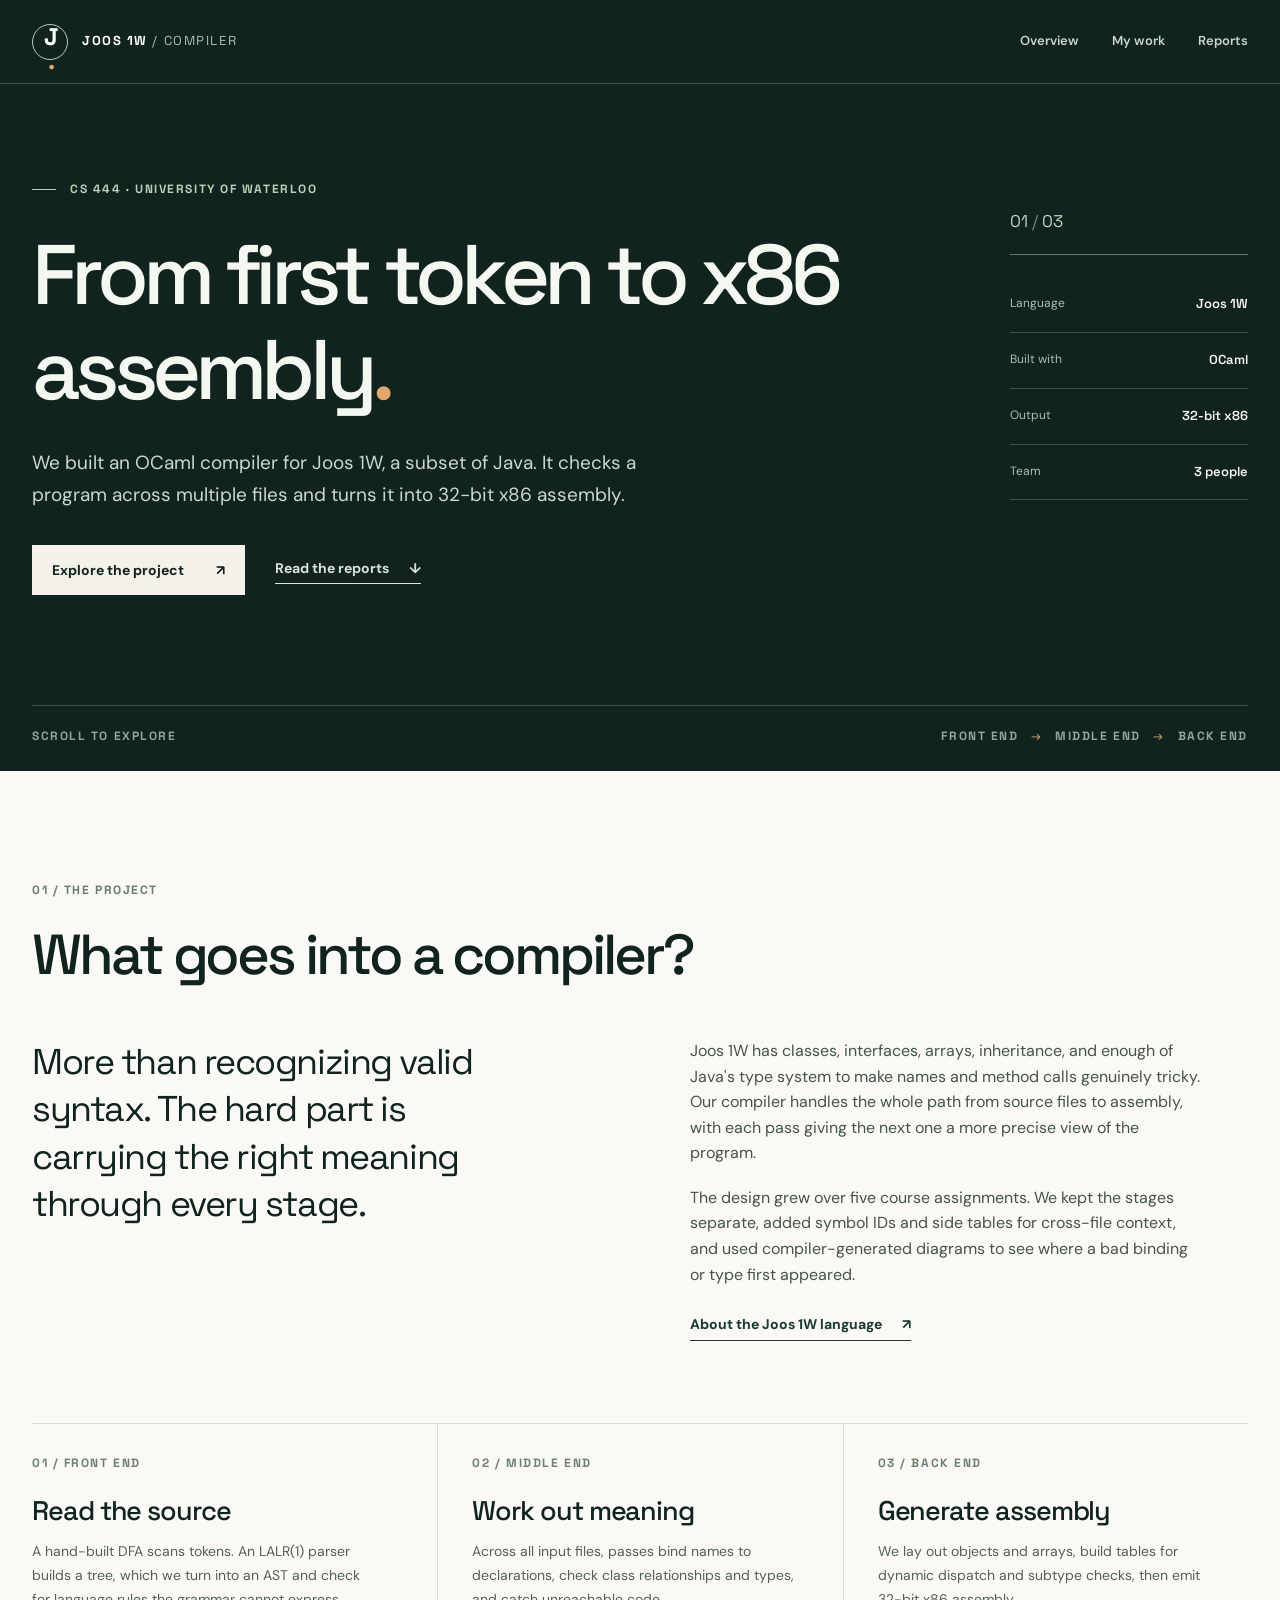
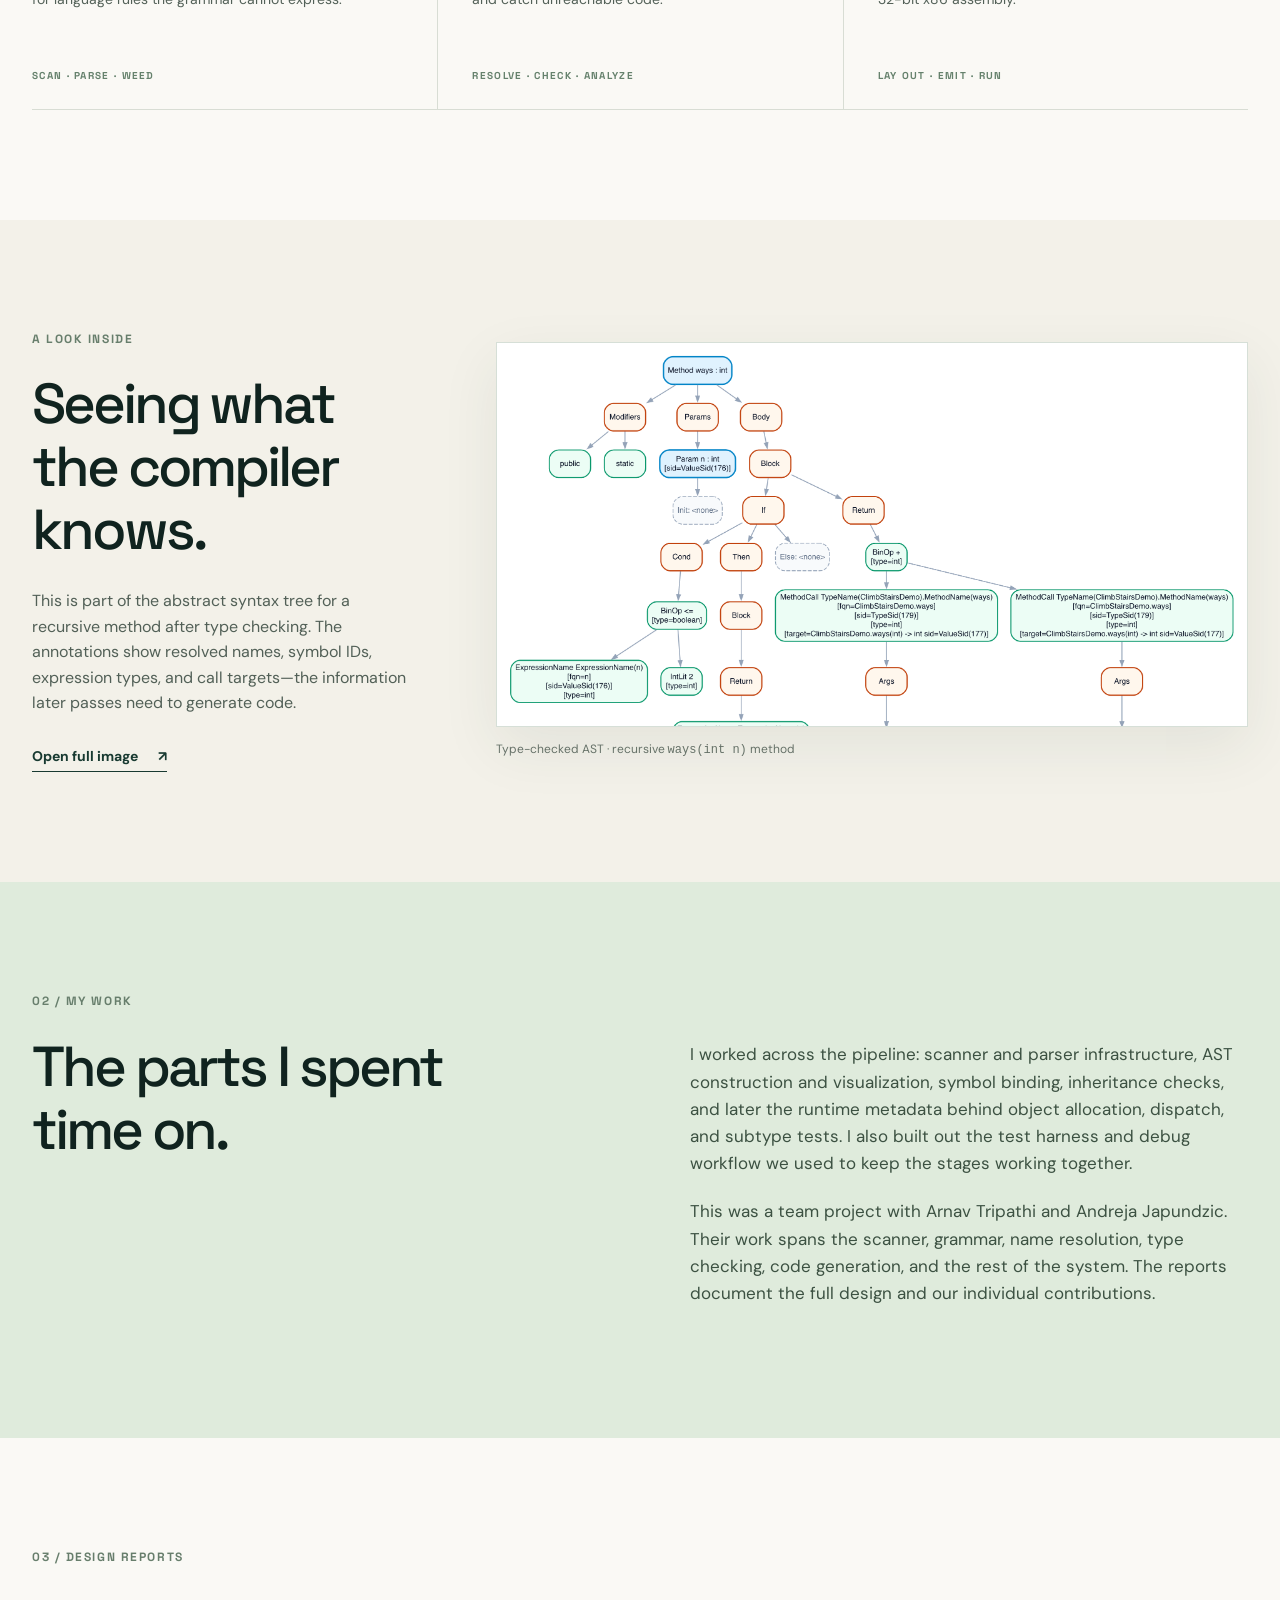
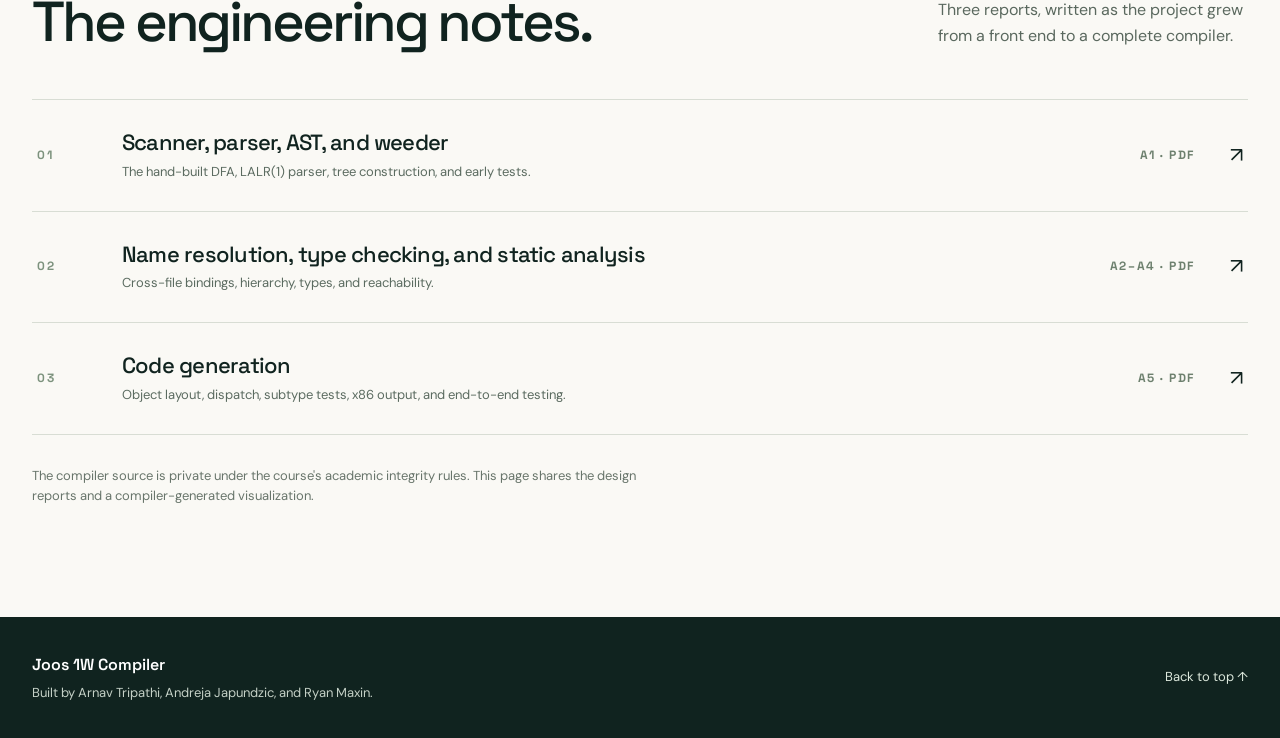
<file: docs/index.html>
<!doctype html>
<html lang="en">
  <head>
    <meta charset="utf-8">
    <meta name="viewport" content="width=device-width, initial-scale=1">
    <meta name="theme-color" content="#10231f">
    <meta name="description" content="A Joos 1W compiler built in OCaml by Arnav Tripathi, Andreja Japundzic, and Ryan Maxin. Read the design reports and explore the compiler pipeline.">
    <meta property="og:type" content="website">
    <meta property="og:title" content="Joos 1W Compiler — Ryan Maxin">
    <meta property="og:description" content="From Java-like source to 32-bit x86 assembly. A CS 444 compiler project, its design reports, and an AST visualization.">
    <title>Joos 1W Compiler — Ryan Maxin</title>
    <link rel="stylesheet" href="styles.css">
  </head>
  <body>
    <a class="skip-link" href="#main">Skip to content</a>
    <header class="site-header">
      <div class="shell header-inner">
        <a class="wordmark" href="#top" aria-label="Joos compiler, back to top"><span class="mark">J<span class="mark-dot">.</span></span><span>JOOS 1W <span class="wordmark-light">/ COMPILER</span></span></a>
        <nav aria-label="Main navigation">
          <a href="#overview">Overview</a>
          <a href="#my-work">My work</a>
          <a href="#reports">Reports</a>
        </nav>
      </div>
    </header>

    <main id="main">
      <section class="hero" id="top" aria-labelledby="hero-title">
        <div class="shell hero-grid">
          <div class="hero-copy">
            <p class="eyebrow"><span class="eyebrow-line"></span> CS 444 · UNIVERSITY OF WATERLOO</p>
            <h1 id="hero-title">From first token to x86 assembly<span class="period">.</span></h1>
            <p class="hero-lead">We built an OCaml compiler for Joos 1W, a subset of Java. It checks a program across multiple files and turns it into 32-bit x86 assembly.</p>
            <div class="hero-actions">
              <a class="button button-light" href="#overview">Explore the project <span aria-hidden="true">↗</span></a>
              <a class="text-link light-link" href="#reports">Read the reports <span aria-hidden="true">↓</span></a>
            </div>
          </div>
          <div class="hero-aside" aria-label="Project details">
            <div class="aside-number">01 <span>/</span> 03</div>
            <div class="aside-rule"></div>
            <dl>
              <div><dt>Language</dt><dd>Joos 1W</dd></div>
              <div><dt>Built with</dt><dd>OCaml</dd></div>
              <div><dt>Output</dt><dd>32-bit x86</dd></div>
              <div><dt>Team</dt><dd>3 people</dd></div>
            </dl>
          </div>
        </div>
        <div class="shell hero-bottom"><span>SCROLL TO EXPLORE</span><span>FRONT END <b>→</b> MIDDLE END <b>→</b> BACK END</span></div>
      </section>

      <section class="section intro" id="overview" aria-labelledby="overview-title">
        <div class="shell">
          <div class="section-heading"><p class="section-index">01 / THE PROJECT</p><h2 id="overview-title">What goes into a compiler?</h2></div>
          <div class="intro-grid">
            <p class="intro-statement">More than recognizing valid syntax. The hard part is carrying the right meaning through every stage.</p>
            <div class="intro-body"><p>Joos 1W has classes, interfaces, arrays, inheritance, and enough of Java's type system to make names and method calls genuinely tricky. Our compiler handles the whole path from source files to assembly, with each pass giving the next one a more precise view of the program.</p><p>The design grew over five course assignments. We kept the stages separate, added symbol IDs and side tables for cross-file context, and used compiler-generated diagrams to see where a bad binding or type first appeared.</p><a class="text-link" href="https://student.cs.uwaterloo.ca/~cs444/joos.html" target="_blank" rel="noopener noreferrer">About the Joos 1W language <span aria-hidden="true">↗</span></a></div>
          </div>
          <div class="pipeline" aria-label="Compilation pipeline">
            <article class="pipeline-card"><span class="card-count">01 / FRONT END</span><h3>Read the source</h3><p>A hand-built DFA scans tokens. An LALR(1) parser builds a tree, which we turn into an AST and check for language rules the grammar cannot express.</p><span class="card-foot">SCAN · PARSE · WEED</span></article>
            <article class="pipeline-card"><span class="card-count">02 / MIDDLE END</span><h3>Work out meaning</h3><p>Across all input files, passes bind names to declarations, check class relationships and types, and catch unreachable code.</p><span class="card-foot">RESOLVE · CHECK · ANALYZE</span></article>
            <article class="pipeline-card"><span class="card-count">03 / BACK END</span><h3>Generate assembly</h3><p>We lay out objects and arrays, build tables for dynamic dispatch and subtype checks, then emit 32-bit x86 assembly.</p><span class="card-foot">LAY OUT · EMIT · RUN</span></article>
          </div>
        </div>
      </section>

      <section class="section figure-section" aria-labelledby="figure-title">
        <div class="shell figure-grid">
          <div class="figure-copy"><p class="section-index">A LOOK INSIDE</p><h2 id="figure-title">Seeing what the compiler knows.</h2><p>This is part of the abstract syntax tree for a recursive method after type checking. The annotations show resolved names, symbol IDs, expression types, and call targets—the information later passes need to generate code.</p><a class="text-link" href="assets/typechecked-ast.png" target="_blank" rel="noopener noreferrer">Open full image <span aria-hidden="true">↗</span></a></div>
          <figure class="ast-figure"><a href="assets/typechecked-ast.png" target="_blank" rel="noopener noreferrer" aria-label="Open full type-checked AST image"><img src="assets/typechecked-ast.png" alt="Compiler-generated abstract syntax tree for a recursive ways method, annotated with resolved names, symbol IDs, and types" loading="lazy"></a><figcaption>Type-checked AST · recursive <code>ways(int n)</code> method</figcaption></figure>
        </div>
      </section>

      <section class="section work-section" id="my-work" aria-labelledby="work-title">
        <div class="shell work-grid">
          <div><p class="section-index">02 / MY WORK</p><h2 id="work-title">The parts I spent time on.</h2></div>
          <div class="work-copy"><p>I worked across the pipeline: scanner and parser infrastructure, AST construction and visualization, symbol binding, inheritance checks, and later the runtime metadata behind object allocation, dispatch, and subtype tests. I also built out the test harness and debug workflow we used to keep the stages working together.</p><p>This was a team project with Arnav Tripathi and Andreja Japundzic. Their work spans the scanner, grammar, name resolution, type checking, code generation, and the rest of the system. The reports document the full design and our individual contributions.</p></div>
        </div>
      </section>

      <section class="section reports-section" id="reports" aria-labelledby="reports-title">
        <div class="shell">
          <div class="reports-heading"><div><p class="section-index">03 / DESIGN REPORTS</p><h2 id="reports-title">The engineering notes.</h2></div><p>Three reports, written as the project grew from a front end to a complete compiler.</p></div>
          <div class="report-list">
            <a class="report" href="reports/a1-scanner-parser-ast-weeder.pdf" target="_blank" rel="noopener noreferrer"><span class="report-no">01</span><span class="report-main"><strong>Scanner, parser, AST, and weeder</strong><small>The hand-built DFA, LALR(1) parser, tree construction, and early tests.</small></span><span class="report-meta">A1 · PDF</span><span class="report-arrow" aria-hidden="true">↗</span></a>
            <a class="report" href="reports/a2-a4-semantic-analysis.pdf" target="_blank" rel="noopener noreferrer"><span class="report-no">02</span><span class="report-main"><strong>Name resolution, type checking, and static analysis</strong><small>Cross-file bindings, hierarchy, types, and reachability.</small></span><span class="report-meta">A2–A4 · PDF</span><span class="report-arrow" aria-hidden="true">↗</span></a>
            <a class="report" href="reports/a5-code-generation.pdf" target="_blank" rel="noopener noreferrer"><span class="report-no">03</span><span class="report-main"><strong>Code generation</strong><small>Object layout, dispatch, subtype tests, x86 output, and end-to-end testing.</small></span><span class="report-meta">A5 · PDF</span><span class="report-arrow" aria-hidden="true">↗</span></a>
          </div>
          <p class="source-note">The compiler source is private under the course's academic integrity rules. This page shares the design reports and a compiler-generated visualization.</p>
        </div>
      </section>
    </main>

    <footer class="site-footer"><div class="shell footer-inner"><div><span class="footer-title">Joos 1W Compiler</span><span>Built by Arnav Tripathi, Andreja Japundzic, and Ryan Maxin.</span></div><a href="#top">Back to top ↑</a></div></footer>
  </body>
</html>
</file>
<file: docs/styles.css>
@import url('https://fonts.googleapis.com/css2?family=DM+Sans:wght@400;500;600;700&family=Space+Grotesk:wght@400;500;600;700&display=swap');

:root {
  color-scheme: light;

  --ink: #10231f;

  --forest: #183a31;

  --green: #bbd0b6;

  --cream: #f3f1e9;

  --paper: #faf9f5;

  --line: #d8ddd4;

  --muted: #5c6962;

  --orange: #e2a76b;

  --sans: 'DM Sans',Arial,sans-serif;

  --display: 'Space Grotesk',Arial,sans-serif;
}

* {
  box-sizing: border-box;
}

html {
  scroll-behavior: smooth;
}

body {
  margin: 0;

  background: var(--paper);

  color: var(--ink);

  font-family: var(--sans);

  font-size: 16px;

  line-height: 1.6;
}

a {
  color: inherit;
}

a:focus-visible {
  outline: 3px solid var(--orange);

  outline-offset: 4px;
}

img {
  max-width: 100%;

  display: block;
}

.shell {
  width: min(100% - 64px,1240px);

  margin-inline: auto;
}

.skip-link {
  position: absolute;

  top: -80px;

  left: 20px;

  z-index: 10;

  padding: 10px 15px;

  background: #fff;

  color: var(--ink);
}

.skip-link:focus {
  top: 12px;
}

.site-header {
  background: var(--ink);

  color: #fff;

  border-bottom: 1px solid #3b554a;
}

.header-inner {
  min-height: 83px;

  display: flex;

  align-items: center;

  justify-content: space-between;

  gap: 20px;
}

.wordmark {
  display: inline-flex;

  align-items: center;

  gap: 14px;

  font-family: var(--display);

  font-size: 13px;

  font-weight: 700;

  letter-spacing: .12em;

  text-decoration: none;

  white-space: nowrap;
}

.mark {
  display: grid;

  place-items: center;

  width: 36px;

  height: 36px;

  border: 1px solid var(--green);

  border-radius: 50%;

  font-size: 24px;

  letter-spacing: -.1em;

  line-height: 1;
}

.mark-dot {
  color: var(--orange);
}

.wordmark-light {
  font-weight: 400;

  color: #a8bdb0;
}

.site-header nav {
  display: flex;

  gap: 33px;
}

.site-header nav a {
  text-decoration: none;

  color: #c9d5cc;

  font-size: 13px;

  font-weight: 600;

  transition: color .2s;
}

.site-header nav a:hover {
  color: #fff;
}

.hero {
  background: var(--ink);

  color: #f5f7f1;

  min-height: 655px;

  display: flex;

  flex-direction: column;

  justify-content: space-between;
}

.hero-grid {
  display: grid;

  grid-template-columns: minmax(0,1fr) 238px;

  gap: 80px;

  padding-top: 96px;

  padding-bottom: 110px;
}

.eyebrow,.section-index,.card-count,.card-foot,.hero-bottom,.report-no,.report-meta {
  font-family: var(--display);

  font-size: 12px;

  font-weight: 700;

  letter-spacing: .13em;
}

.eyebrow {
  display: flex;

  align-items: center;

  gap: 14px;

  color: var(--green);

  margin: 0 0 29px;
}

.eyebrow-line {
  width: 24px;

  height: 1px;

  background: var(--green);
}

h1,h2,h3,p {
  margin-top: 0;
}

h1,h2,h3 {
  font-family: var(--display);

  line-height: 1.12;
}

h1 {
  max-width: 850px;

  font-size: clamp(55px,6.6vw,98px);

  font-weight: 500;

  letter-spacing: -.068em;

  margin-bottom: 30px;
}

.period {
  color: var(--orange);
}

.hero-lead {
  max-width: 640px;

  font-size: 19px;

  line-height: 1.65;

  color: #cad8ce;

  margin-bottom: 35px;
}

.hero-actions {
  display: flex;

  gap: 30px;

  align-items: center;

  flex-wrap: wrap;
}

.button {
  display: inline-flex;

  justify-content: space-between;

  align-items: center;

  gap: 32px;

  padding: 14px 20px;

  text-decoration: none;

  font-size: 14px;

  font-weight: 700;

  transition: transform .2s,background .2s;
}

.button:hover {
  transform: translateY(-2px);
}

.button-light {
  background: var(--cream);

  color: var(--ink);
}

.button-light:hover {
  background: #fff;
}

.text-link {
  display: inline-flex;

  align-items: center;

  gap: 20px;

  text-decoration: none;

  font-size: 14px;

  font-weight: 700;

  border-bottom: 1px solid currentColor;

  padding-bottom: 4px;
}

.text-link:hover {
  gap: 25px;
}

.light-link {
  color: #d9e1d9;
}

.hero-aside {
  padding-top: 28px;
}

.aside-number {
  font-family: var(--display);

  font-size: 17px;

  color: var(--green);
}

.aside-number span {
  color: #6b8d79;
}

.aside-rule {
  height: 1px;

  background: #607a68;

  margin: 19px 0 22px;
}

.hero-aside dl {
  margin: 0;
}

.hero-aside dl div {
  display: flex;

  justify-content: space-between;

  gap: 12px;

  border-bottom: 1px solid #395148;

  padding: 17px 0;
}

.hero-aside dt {
  font-size: 12px;

  color: #abc0ae;
}

.hero-aside dd {
  margin: 0;

  font-family: var(--display);

  font-size: 13px;

  font-weight: 600;

  text-align: right;
}

.hero-bottom {
  display: flex;

  justify-content: space-between;

  gap: 20px;

  color: #8da99a;

  border-top: 1px solid #3b554a;

  padding-top: 21px;

  padding-bottom: 24px;
}

.hero-bottom b {
  font-weight: 400;

  color: var(--orange);

  padding: 0 8px;
}

.section {
  padding: 110px 0;
}

.section-index {
  margin: 0 0 23px;

  color: #677e6c;
}

.section h2 {
  font-size: clamp(38px,4.4vw,60px);

  font-weight: 500;

  letter-spacing: -.055em;

  margin-bottom: 0;
}

.section-heading {
  margin-bottom: 52px;
}

.intro {
  background: var(--paper);
}

.intro-grid {
  display: grid;

  grid-template-columns: 1fr 1fr;

  gap: 100px;

  margin-bottom: 82px;
}

.intro-statement {
  font-family: var(--display);

  font-size: clamp(25px,2.8vw,37px);

  line-height: 1.32;

  letter-spacing: -.04em;

  max-width: 510px;

  margin: 0;
}

.intro-body {
  max-width: 510px;

  color: #45544b;

  font-size: 16px;
}

.intro-body p {
  margin-bottom: 19px;
}

.intro-body .text-link {
  color: var(--forest);

  margin-top: 7px;
}

.pipeline {
  display: grid;

  grid-template-columns: repeat(3,1fr);

  border-top: 1px solid var(--line);

  border-bottom: 1px solid var(--line);
}

.pipeline-card {
  min-height: 285px;

  padding: 30px 34px 25px 0;

  display: flex;

  flex-direction: column;
}

.pipeline-card+.pipeline-card {
  border-left: 1px solid var(--line);

  padding-left: 34px;
}

.card-count {
  color: #6c806d;
}

.pipeline-card h3 {
  font-size: 27px;

  letter-spacing: -.04em;

  font-weight: 500;

  margin: 23px 0 14px;
}

.pipeline-card p {
  font-size: 14px;

  line-height: 1.7;

  color: #536158;

  max-width: 340px;

  margin-bottom: 28px;
}

.card-foot {
  font-size: 10px;

  color: #65816c;

  margin-top: auto;
}

.figure-section {
  background: var(--cream);
}

.figure-grid {
  display: grid;

  grid-template-columns: minmax(260px,.68fr) minmax(0,1.32fr);

  gap: 76px;

  align-items: center;
}

.figure-copy h2 {
  max-width: 390px;

  margin-bottom: 27px;
}

.figure-copy p:not(.section-index) {
  max-width: 440px;

  color: #526057;

  margin-bottom: 27px;
}

.figure-copy .text-link {
  color: var(--forest);
}

.ast-figure {
  margin: 0;

  min-width: 0;
}

.ast-figure>a {
  height: 385px;

  display: block;

  overflow: hidden;

  background: #fff;

  border: 1px solid #d6dfd7;

  box-shadow: 0 20px 55px #28413214;
}

.ast-figure img {
  width: 100%;

  height: 100%;

  object-fit: cover;

  object-position: left top;

  transition: transform .3s;
}

.ast-figure a:hover img {
  transform: scale(1.025);
}

.ast-figure figcaption {
  font-size: 12px;

  color: #667168;

  padding-top: 13px;
}

.ast-figure code {
  font-size: 12px;
}

.work-section {
  background: #dfebdc;
}

.work-grid {
  display: grid;

  grid-template-columns: 1fr 1fr;

  gap: 100px;
}

.work-section h2 {
  max-width: 520px;
}

.work-copy {
  padding-top: 49px;

  color: #3c5142;

  font-size: 17px;
}

.work-copy p {
  margin-bottom: 21px;
}

.reports-section {
  background: var(--paper);
}

.reports-heading {
  display: flex;

  justify-content: space-between;

  gap: 60px;

  align-items: end;

  margin-bottom: 46px;
}

.reports-heading>p {
  max-width: 310px;

  color: #5a685e;

  margin: 0 0 5px;
}

.report-list {
  border-top: 1px solid var(--line);
}

.report {
  display: grid;

  grid-template-columns: 65px minmax(0,1fr) 140px 28px;

  gap: 20px;

  align-items: center;

  text-decoration: none;

  border-bottom: 1px solid var(--line);

  padding: 28px 5px;

  transition: background .2s,padding .2s;
}

.report:hover {
  background: #e9eee5;

  padding-left: 14px;

  padding-right: 14px;
}

.report-no {
  color: #7c927d;
}

.report-main {
  display: grid;

  gap: 5px;
}

.report-main strong {
  font-family: var(--display);

  font-size: 22px;

  line-height: 1.3;

  letter-spacing: -.035em;

  font-weight: 500;
}

.report-main small {
  font-size: 13px;

  color: #5b6b60;
}

.report-meta {
  text-align: right;

  color: #6d806e;

  white-space: nowrap;
}

.report-arrow {
  font-size: 21px;

  text-align: right;
}

.source-note {
  color: #68756b;

  font-size: 13px;

  margin: 31px 0 0;

  max-width: 650px;
}

.site-footer {
  background: var(--ink);

  color: #c4d0c6;

  padding: 35px 0;
}

.footer-inner {
  display: flex;

  justify-content: space-between;

  align-items: center;

  gap: 20px;

  font-size: 13px;
}

.footer-inner>div {
  display: grid;

  gap: 5px;
}

.footer-title {
  font-family: var(--display);

  font-weight: 600;

  color: #fff;

  font-size: 16px;
}

.footer-inner a {
  text-decoration: none;

  color: #dce8dc;

  white-space: nowrap;
}

.footer-inner a:hover {
  text-decoration: underline;
}

@media (max-width:900px) {
  .hero-grid {
    grid-template-columns: 1fr;

    gap: 35px;

    padding-top: 70px;

    padding-bottom: 70px;
  }

  .hero-aside {
    display: none;
  }

  .intro-grid,.work-grid {
    gap: 45px;
  }

  .figure-grid {
    gap: 40px;
  }

  .pipeline-card {
    padding-right: 20px;
  }

  .pipeline-card+.pipeline-card {
    padding-left: 20px;
  }

  .pipeline-card h3 {
    font-size: 23px;
  }
}

@media (max-width:680px) {
  .shell {
    width: min(100% - 36px,1240px);
  }

  .header-inner {
    min-height: 72px;

    align-items: flex-start;

    flex-direction: column;

    padding: 16px 0;

    gap: 12px;
  }

  .site-header nav {
    gap: 22px;
  }

  .site-header nav a {
    font-size: 12px;
  }

  .wordmark {
    font-size: 12px;
  }

  .mark {
    width: 30px;

    height: 30px;

    font-size: 20px;
  }

  .hero {
    min-height: 0;
  }

  .hero-grid {
    padding-top: 63px;

    padding-bottom: 74px;
  }

  .eyebrow {
    font-size: 10px;
  }

  h1 {
    font-size: clamp(47px,11.4vw,68px);
  }

  .hero-lead {
    font-size: 17px;
  }

  .hero-bottom {
    font-size: 9px;
  }

  .hero-bottom span:last-child {
    display: none;
  }

  .section {
    padding: 75px 0;
  }

  .section-heading {
    margin-bottom: 33px;
  }

  .intro-grid,.figure-grid,.work-grid {
    grid-template-columns: 1fr;

    gap: 25px;
  }

  .intro-grid {
    margin-bottom: 55px;
  }

  .intro-statement {
    font-size: 29px;
  }

  .pipeline {
    grid-template-columns: 1fr;
  }

  .pipeline-card,.pipeline-card+.pipeline-card {
    min-height: 0;

    padding: 24px 0;

    border-left: 0;
  }

  .pipeline-card+.pipeline-card {
    border-top: 1px solid var(--line);
  }

  .pipeline-card h3 {
    margin: 15px 0 9px;
  }

  .pipeline-card p {
    margin-bottom: 20px;
  }

  .figure-copy h2 {
    margin-bottom: 20px;
  }

  .ast-figure>a {
    height: 255px;
  }

  .work-copy {
    padding-top: 0;
  }

  .reports-heading {
    display: block;

    margin-bottom: 30px;
  }

  .reports-heading>p {
    margin-top: 20px;
  }

  .report {
    grid-template-columns: 33px minmax(0,1fr) 25px;

    gap: 13px;

    padding: 23px 0;
  }

  .report-main strong {
    font-size: 18px;
  }

  .report-main small {
    font-size: 12px;
  }

  .report-meta {
    grid-column: 2;

    text-align: left;

    font-size: 10px;
  }

  .report-arrow {
    grid-column: 3;

    grid-row: 1;
  }

  .footer-inner {
    align-items: flex-start;

    flex-direction: column;
  }
}

@media (prefers-reduced-motion:reduce) {
  html {
    scroll-behavior: auto;
  }

  *,*::before,*::after {
    transition: none;
  }
}
</file>
